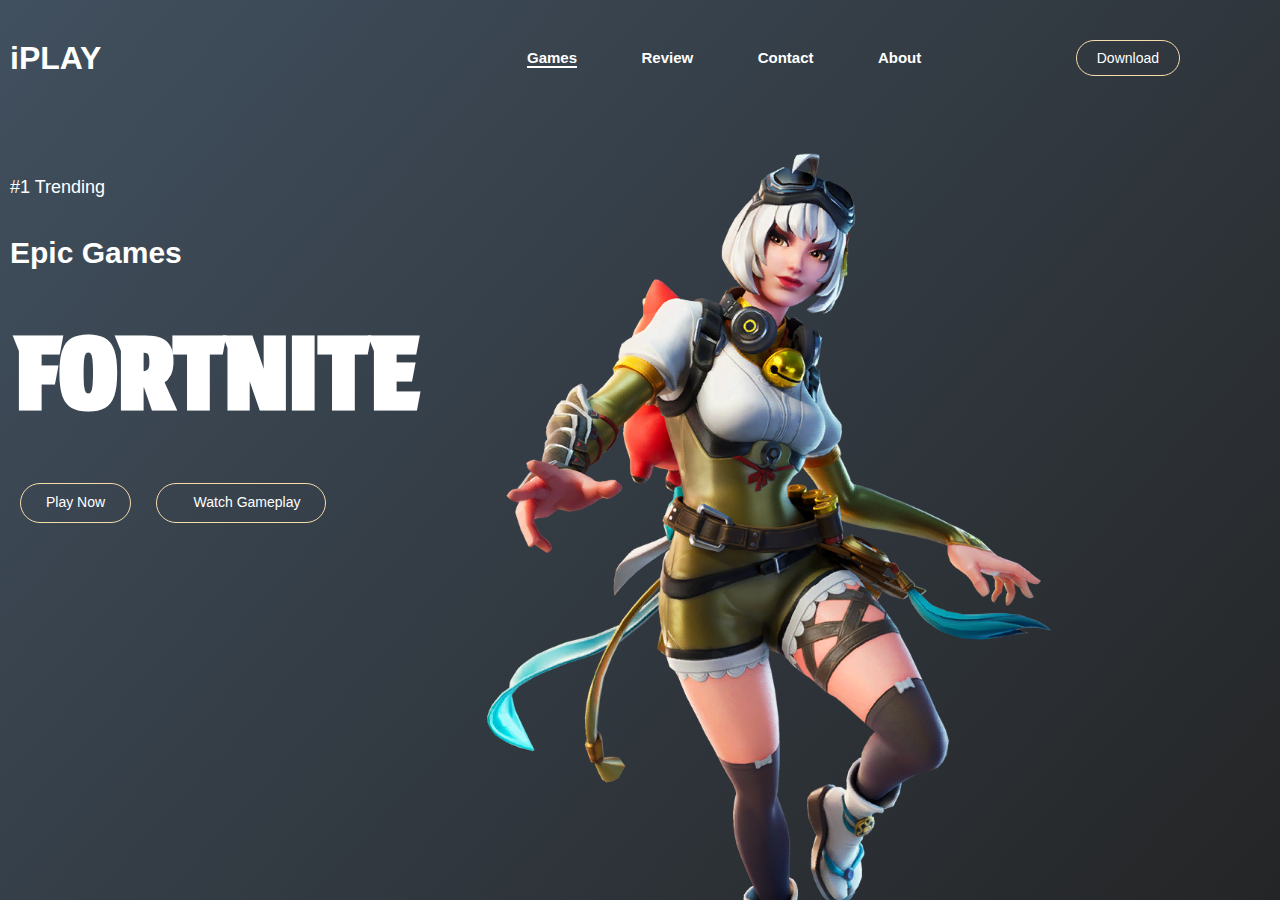
<file: index.html>
<!DOCTYPE html>
<html lang="en">
<head>
    <meta charset="UTF-8">
    <meta name="viewport" content="width=device-width, initial-scale=1.0">
    <link rel="stylesheet" href="index.css">
    <link rel="preconnect" href="https://fonts.googleapis.com">
    <link rel="preconnect" href="https://fonts.gstatic.com" crossorigin>
    <link href="https://fonts.googleapis.com/css2?family=Protest+Strike&display=swap" rel="stylesheet">
    <link rel="stylesheet" href="https://cdnjs.cloudflare.com/ajax/libs/font-awesome/6.5.1/css/all.min.css" integrity="sha512-DTOQO9RWCH3ppGqcWaEA1BIZOC6xxalwEsw9c2QQeAIftl+Vegovlnee1c9QX4TctnWMn13TZye+giMm8e2LwA==" crossorigin="anonymous" referrerpolicy="no-referrer" />
    <title>Gaming Website</title>
</head>
<body>
    <section class="hero">
        <div class="main-width">
            <header>
                <div class="logo">
                    <h2><a href="#">iPLAY</a></h2>
                </div>

                <nav>
                    <ul>
                        <li class="active"><a href="#">Games</a></li>
                        <li><a href="review.html">Review</a></li>
                        <li><a href="contact.html">Contact</a></li>
                        <li><a href="about.html">About</a></li>
                        <li class="btn"><a href="#">Download</a></li>
                    </ul>
                </nav>
            </header>

            <div class="content">
                <div class="main-text">
                    <h6>#1 Trending</h6>
                    <h3>Epic Games</h3>
                    <h1>FORTNITE</h1>
                    <p></p>
                    <a href="#" class="cta">Play Now</a>
                    <a href="#" class="cta"><i class="fas fa-play"></i> Watch Gameplay</a>
                </div>
                
                <div class="platforms">
                    <a href="#"><i class="fab fa-windows"></i></a>
                    <a href="#"><i class="fab fa-apple"></i></a>
                    <a href="#"><i class="fab fa-steam"></i></a>
                    <a href="#"><i class="fab fa-android"></i></a>
                    <a href="#"><i class="fab fa-playstation"></i></a>
                    <a href="#"><i class="fab fa-xbox"></i></a>
                </div>
                <div class="image">
                    <img src="ft.png" alt="">
                </div>
            </div>
        </div>
    </section>
</body>
</html>
</file>
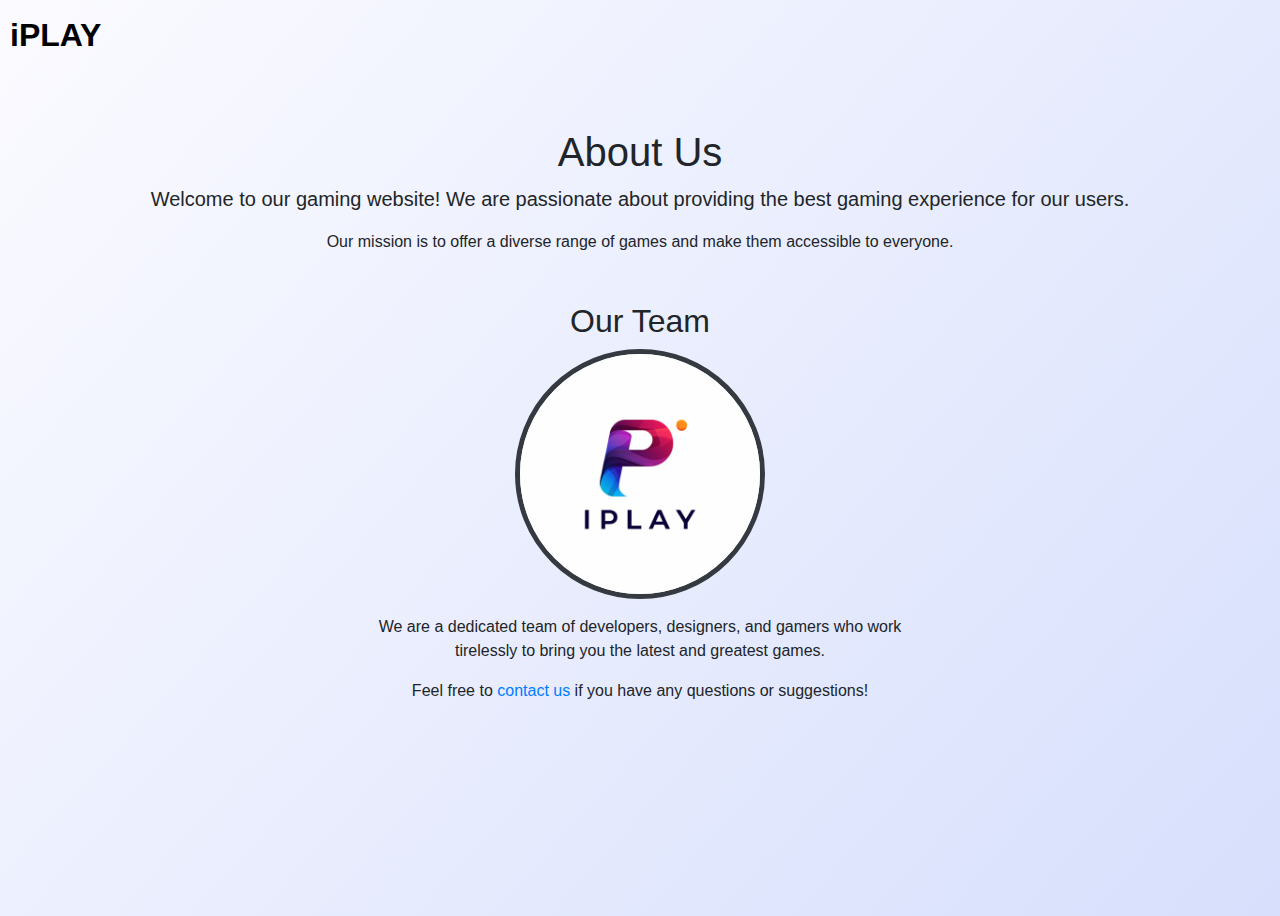
<file: about.html>
<!DOCTYPE html>
<html lang="en">
<head>
    <meta charset="UTF-8">
    <meta name="viewport" content="width=device-width, initial-scale=1.0">
    <title>About Us</title>
    <link rel="stylesheet" href="https://stackpath.bootstrapcdn.com/bootstrap/4.5.2/css/bootstrap.min.css">
    <link rel="stylesheet" href="about.css">
</head>
<body>
    <header>
        <div class="logo">
            <h2 class="mt-3"><a href="index.html">iPLAY</a></h2>
        </div>
    </header>
    <div class="container">
        <div class="text-center">
            <h1 class="mt-3">About Us</h1>
            <p class="lead">Welcome to our gaming website! We are passionate about providing the best gaming experience for our users.</p>
            <p>Our mission is to offer a diverse range of games and make them accessible to everyone.</p>
        </div>
        
        <div class="row mt-5">
            <div class="col-md-6 offset-md-3 text-center">
                <h2>Our Team</h2>
                <div class="image-container">
                    <img src="logoo.jpg" alt="Our Team" class="img-fluid rounded-circle">
                </div>
                <p class="mt-3">We are a dedicated team of developers, designers, and gamers who work tirelessly to bring you the latest and greatest games.</p>
                <p>Feel free to <a href="contact.html">contact us</a> if you have any questions or suggestions!</p>
            </div>
        </div>
    </div>

    <script src="https://code.jquery.com/jquery-3.5.1.slim.min.js"></script>
    <script src="https://cdn.jsdelivr.net/npm/@popperjs/core@2.5.4/dist/umd/popper.min.js"></script>
    <script src="https://stackpath.bootstrapcdn.com/bootstrap/4.5.2/js/bootstrap.min.js"></script>
</body>
</html>
</file>
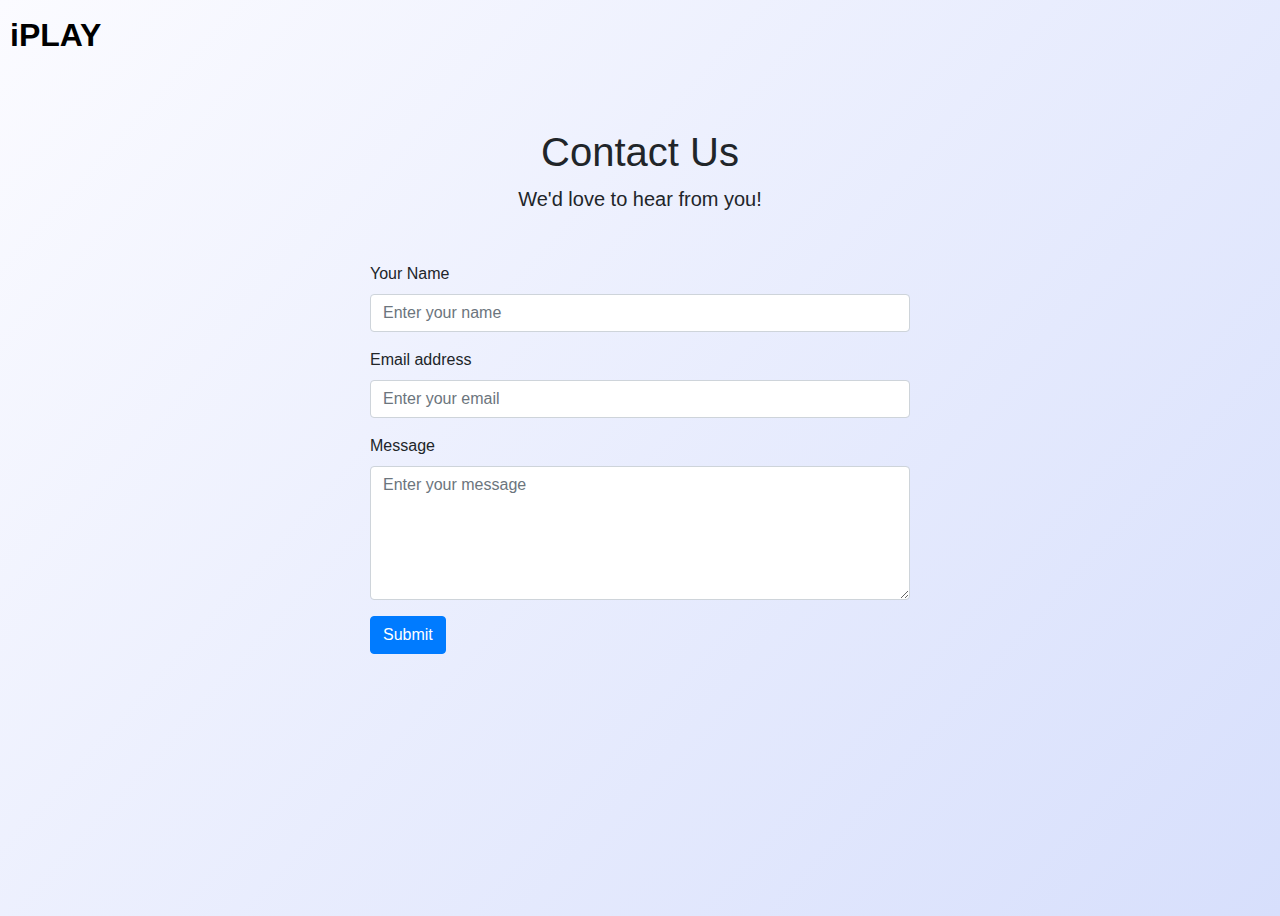
<file: contact.html>
<!DOCTYPE html>
<html lang="en">
<head>
    <meta charset="UTF-8">
    <meta name="viewport" content="width=device-width, initial-scale=1.0">
    <title>Contact Us</title>
    <link rel="stylesheet" href="https://stackpath.bootstrapcdn.com/bootstrap/4.5.2/css/bootstrap.min.css">
    <link rel="stylesheet" href="contact.css">
</head>
<body>
    <header>
        <div class="logo">
            <h2 class="mt-3"><a href="index.html">iPLAY</a></h2>
        </div>
    </header>
    <div class="container">
        <div class="text-center">
            <h1 class="mt-3">Contact Us</h1>
            <p class="lead">We'd love to hear from you!</p>
        </div>
        
        <div class="row mt-5">
            <div class="col-md-6 offset-md-3">
                <form>
                    <div class="form-group">
                        <label for="name">Your Name</label>
                        <input type="text" class="form-control" id="name" placeholder="Enter your name">
                    </div>
                    <div class="form-group">
                        <label for="email">Email address</label>
                        <input type="email" class="form-control" id="email" placeholder="Enter your email">
                    </div>
                    <div class="form-group">
                        <label for="message">Message</label>
                        <textarea class="form-control" id="message" rows="5" placeholder="Enter your message"></textarea>
                    </div>
                    <button type="submit" class="btn btn-primary">Submit</button>
                </form>
            </div>
        </div>
    </div>
    <script src="https://code.jquery.com/jquery-3.5.1.slim.min.js"></script>
    <script src="https://cdn.jsdelivr.net/npm/@popperjs/core@2.5.4/dist/umd/popper.min.js"></script>
    <script src="https://stackpath.bootstrapcdn.com/bootstrap/4.5.2/js/bootstrap.min.js"></script>
</body>
</html>
</file>
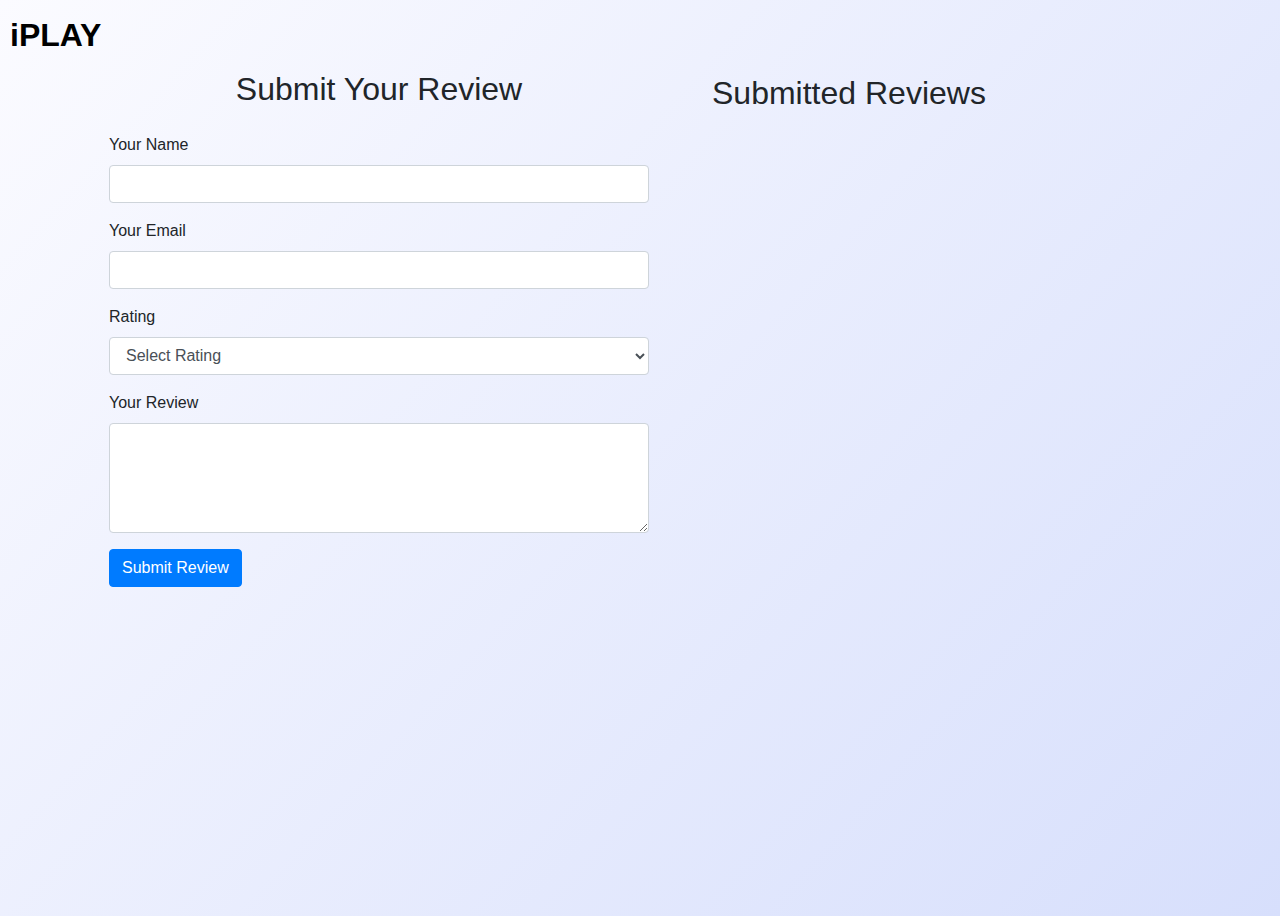
<file: review.html>
<!DOCTYPE html>
<html lang="en">
<head>
  <meta charset="UTF-8">
  <meta name="viewport" content="width=device-width, initial-scale=1.0">
  <title>Review Submission Form</title>
  <link rel="stylesheet" href="review.css">
  <link href="https://stackpath.bootstrapcdn.com/bootstrap/4.5.2/css/bootstrap.min.css" rel="stylesheet">
  
</head>
<body>
<header>
  <div class="logo">
      <h2 class="mt-3"><a href="index.html">iPLAY</a></h2>
  </div>
</header>
<div class="container mt-3">
  <div class="row">
    <div class="col-md-6 ml-4 offset-md-3">
      <h2 class="text-center mb-4">Submit Your Review</h2>
      <form id="reviewForm">
        <div class="form-group">
          <label for="name">Your Name</label>
          <input type="text" class="form-control" id="name" name="name" required>
        </div>
        <div class="form-group">
          <label for="email">Your Email</label>
          <input type="email" class="form-control" id="email" name="email" required>
        </div>
        <div class="form-group">
          <label for="rating">Rating</label>
          <select class="form-control" id="rating" name="rating" required>
            <option value="">Select Rating</option>
            <option value="5">5 Stars</option>
            <option value="4">4 Stars</option>
            <option value="3">3 Stars</option>
            <option value="2">2 Stars</option>
            <option value="1">1 Star</option>
          </select>
        </div>
        <div class="form-group">
          <label for="review">Your Review</label>
          <textarea class="form-control" id="review" name="review" rows="4" required></textarea>
        </div>
        <button type="submit" class="btn btn-primary">Submit Review</button>
      </form>
      
    </div>
    <div class="mt-1" id="reviewList">
        <h2 class="text-center ml-5 mb-4">Submitted Reviews</h2>
        <ul id="reviews"></ul>
      </div>
  </div>
</div>
<script src="https://stackpath.bootstrapcdn.com/bootstrap/4.5.2/js/bootstrap.min.js">
   document.addEventListener('DOMContentLoaded', function() {
    const reviewForm = document.getElementById('reviewForm');
    const reviewList = document.getElementById('reviews');

    reviewForm.addEventListener('submit', function(event) {
      event.preventDefault();

      // Get form data
      const formData = new FormData(reviewForm);
      const name = formData.get('name');
      const email = formData.get('email');
      const rating = formData.get('rating');
      const review = formData.get('review');

      // Create review item
      const reviewItem = document.createElement('li');
      reviewItem.innerHTML = `
        <strong>${name}</strong> (${email}) - Rating: ${rating}<br>
        ${review}
      `;

      // Add review to list
      reviewList.appendChild(reviewItem);

      // Clear form fields
      reviewForm.reset();
    });
  });
</script>
</body>
</html>
</file>
<file: index.css>
*{
    padding: 0;
    margin: 0;
    box-sizing: border-box;
    font-family: 'Poppins', sans-serif;
}
body{
    overflow-x: hidden;
}
main-width{
    width: 1400px;
    max-width: 95%;
    margin: 0 auto;
}
.hero{
    height: 100%;
    width: 100%;
    min-height: 100vh;
    background: linear-gradient(132deg, rgb(65, 80, 95) 0.00%, rgb(36, 37, 38) 100.00%);
    position: relative;
}
.hero header .logo h2 a{
    display: block;
    font-size: 32px;
    font-weight: 600;
    text-decoration: none;
    color: white;
    margin-left: 10PX;
    font-family: 'Poppins', sans-serif;
}
.hero header{
    display: flex;
    align-items: center;
    justify-content: space-between;
    padding: 40px 0 30px;
    
}
nav ul li{
    list-style: none;
    display: inline-block;
    
}
nav ul li a{
    text-decoration: none;
    color: white;
    margin-left: 60px;
    font-size: 15px;
    font-weight: 600;
    border-bottom: 2px solid transparent;
    transition: .4s;
}
nav ul li:not(:last-child) a:hover,
nav ul li:not(:last-child) a:focus{
    border-bottom: 2px solid white;
}
nav ul li.active a{
    border-bottom: 2px solid white;
}
nav ul li.btn a{
    background: transparent;
    color: white;
    border: 1px solid #f5dca8;
    padding: 9px 20px;
    border-radius: 30px;
    line-height: 1.4;
    font-size: 14px;
    font-weight: 5;
    margin-left: 150px;
    margin-right: 100PX;
}
nav ul li.btn:hover a{
    border: 1px solid white;
    color: black;
    background: white;
    transition: .4s;
}
.content{
    padding-top: 140px;
}
.content .main-text h6{
    font-size: 18px;
    font-weight: 400;
    color: white;
    margin-bottom: 40px;
    font-family: 'Poppins', sans-serif;
    margin-top: -70px;
    margin-left: 10PX;
}
.content .main-text h3{
    font-size: 30px;
    line-height: 1;
    color: white;
    margin: 0px 0px 45px;
    font-family: 'Poppins', sans-serif;
    margin-left: 10PX;
}
.content .main-text h1{
    font-size: 100px;
    font-weight: 600;
    color: white;
    font-family: 'Protest Strike', sans-serif;
    margin-left: 15PX;
}
.content .main-text p{
    max-width: 100%;
    width: 480px;
    color: white;
    line-height: 1.8;
    font-size: 15px;
    margin-bottom: 50px;
    margin-left: 10PX;
}
.content .main-text a{
    display: inline-block;
    text-decoration: none;
    color: black;
    background: white;
    border: 1px solid white;
    padding: 9px 25px;
    line-height: 1.4;
    border-radius: 30px;
    font-size: 14px;
    font-weight: 500;
    z-index: 999;
}
.content .main-text a:hover{
    transform: scale(1.2);
    border: 1px solid #f5dca8;
    background: transparent;
    color: white;
    transition: .4s;
}
.content .main-text a.cta{
    border: 1px solid #f5dca8;
    color: white;
    background: transparent;
    margin-left: 20px;
    z-index: 999;
}
.content .main-text a.cta i{
    margin-right: 12px;
}
.content .main-text a.cta:hover{
    color: black;
    background: white;
    border: 1px solid white;
    transition: .4s;
}
.content .platforms{
    position: relative;
    z-index: 2;
    margin-top: 160px;
    padding-bottom: 40px;
    margin-left: 20PX;
}
.content .platforms a{
    display: inline-block;
    color: #f5dcac;
    margin-right: 25px;
    font-size: 24px;

}
.content .platforms a:hover{
    transform: scale(1.2);
    transition: .4s;
    color: white;
}
.image{
    position: absolute;
    width: 50%;
    height: 85%;
    bottom: 0;
    right: 250px;
    text-align: right;

}
.image img{
    height: 100%;
}
</file>
<file: about.css>
*{
    padding: 0;
    margin: 0;
    box-sizing: border-box;
}
body {
    height: 100%;
    width: 100%;
    min-height: 100vh;
    background: linear-gradient(132deg, rgb(251, 251, 255) 0.00%, rgb(215, 223, 252) 100.00%);
    position: relative;
}
.logo h2 a{
    display: block;
    font-size: 32px;
    font-weight: 600;
    text-decoration: none;
    color: rgb(0, 0, 0);
    margin-left: 10PX;
    font-family: 'Poppins', sans-serif;
}

.container {
    padding-top: 50px;
}

.image-container img {
    width: 200px;
    height: 200px;
    border: 5px solid #343a40;
}

@media (min-width: 768px) {
    .image-container img {
        width: 250px;
        height: 250px;
    }
}
</file>
<file: contact.css>
*{
    padding: 0;
    margin: 0;
    box-sizing: border-box;
}
body {
    height: 100%;
    width: 100%;
    min-height: 100vh;
    background: linear-gradient(132deg, rgb(251, 251, 255) 0.00%, rgb(215, 223, 252) 100.00%);
    position: relative;
}
.logo h2 a{
    display: block;
    font-size: 32px;
    font-weight: 600;
    text-decoration: none;
    color: rgb(0, 0, 0);
    margin-left: 10PX;
    font-family: 'Poppins', sans-serif;
}


.container {
    padding-top: 50px;
}
</file>
<file: review.css>
*{
    padding: 0;
    margin: 0;
    box-sizing: border-box;
}
body {
    height: 100%;
    width: 100%;
    min-height: 100vh;
    background: linear-gradient(132deg, rgb(251, 251, 255) 0.00%, rgb(215, 223, 252) 100.00%);
    position: relative;
}
.logo h2 a{
    display: block;
    font-size: 32px;
    font-weight: 600;
    text-decoration: none;
    color: rgb(0, 0, 0);
    margin-left: 10PX;
    font-family: 'Poppins', sans-serif;
}
</file>
